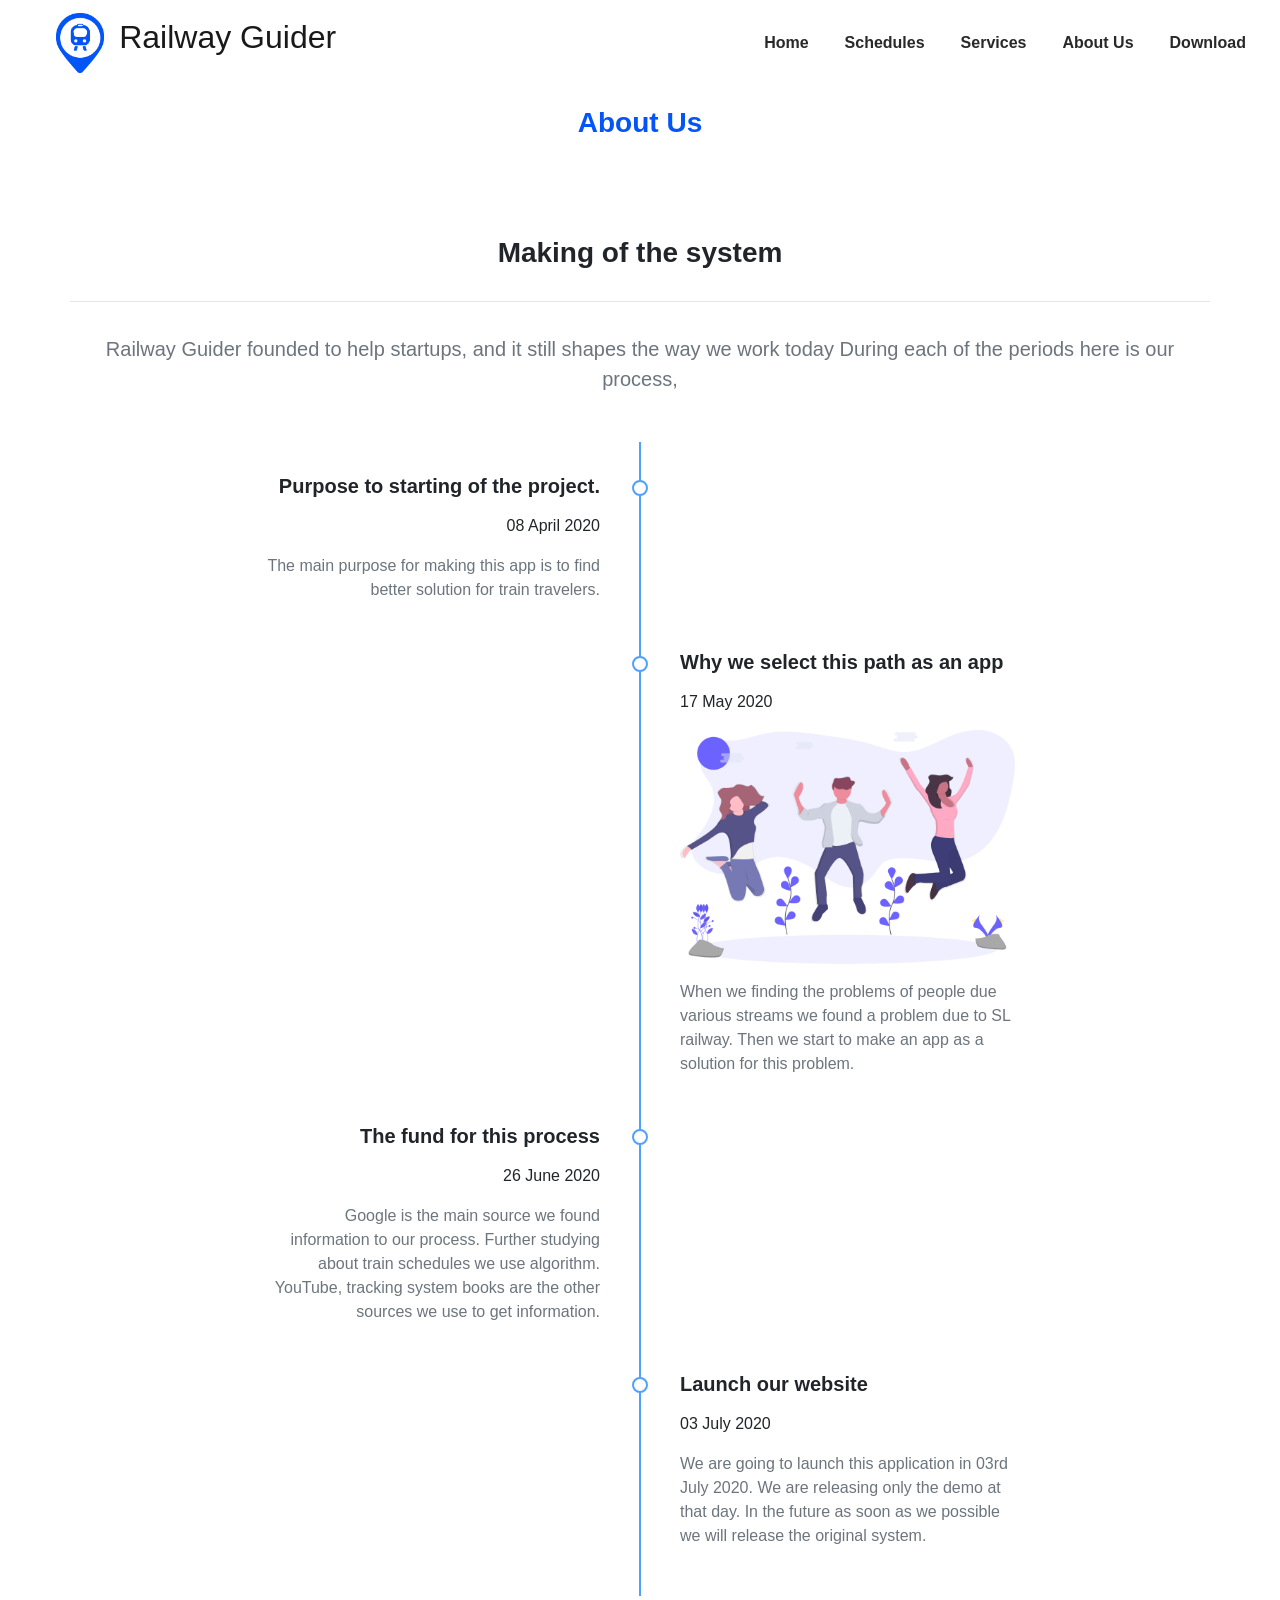
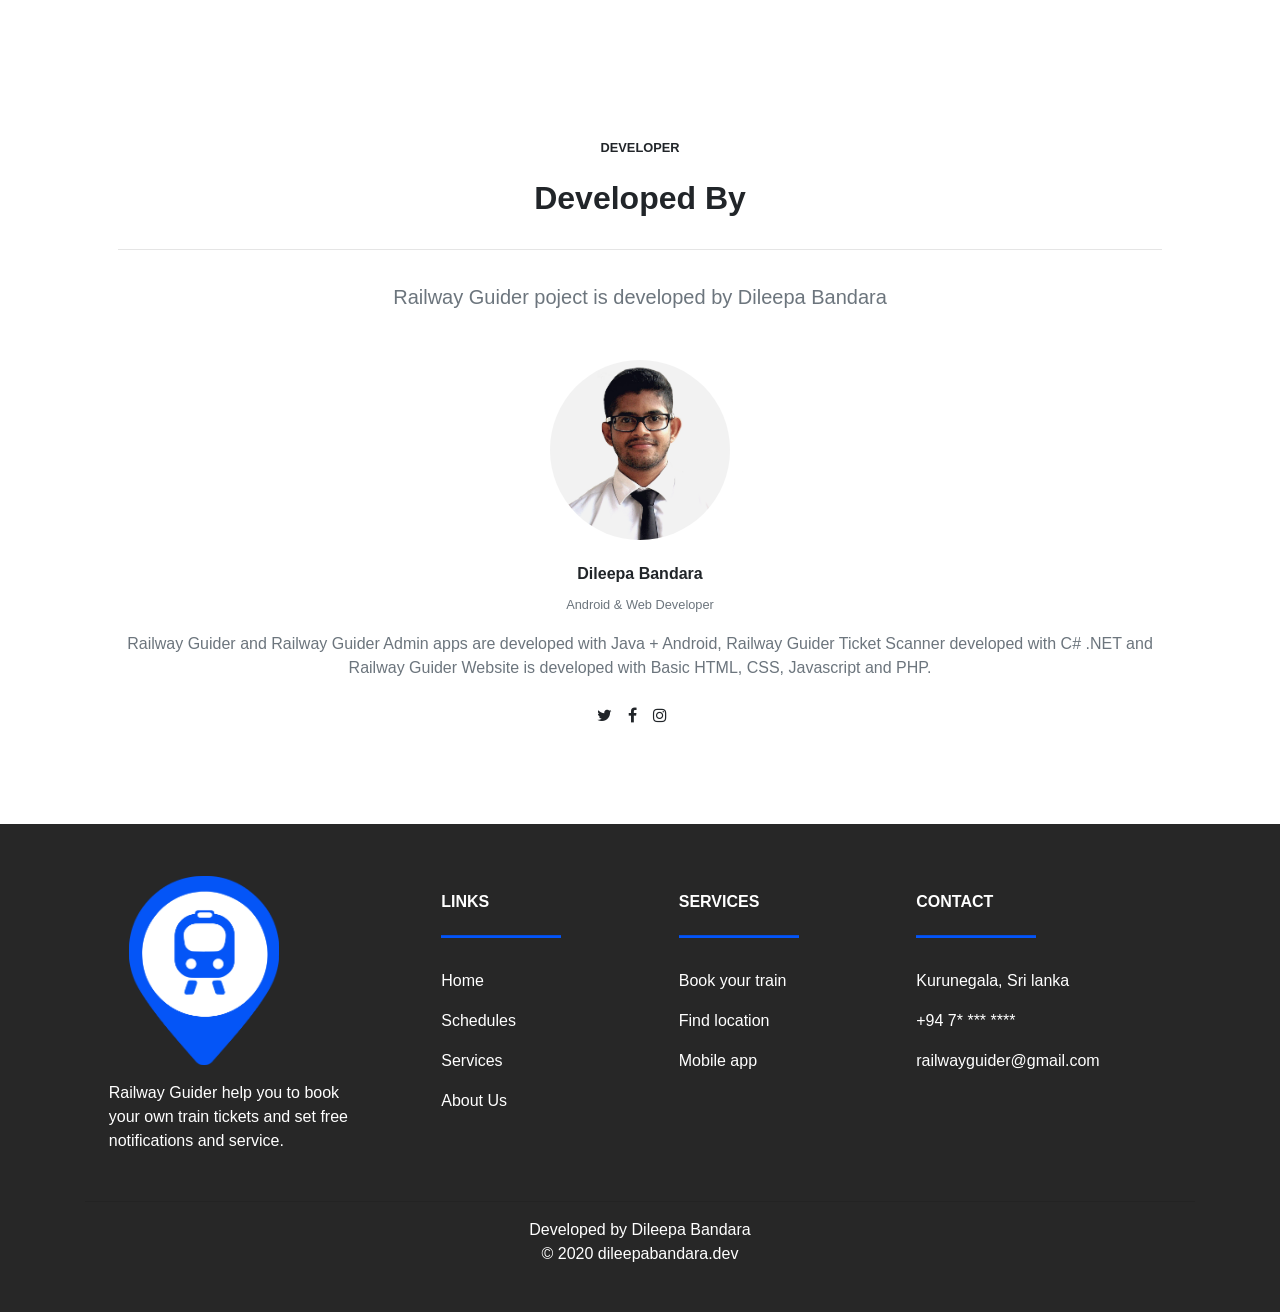
<file: aboutus.html>
<!DOCTYPE html>
<html lang="en">

<head>
    <meta charset="UTF-8" />
    <meta name="viewport" content="width=device-width, initial-scale=1.0" />
    <meta name="author" content="Dileepa Bandara">
    <meta name="description" content="Railway Guider | Developed by Dileepa Bandara | ©dileepabandara.dev">
    <title>Railway Guider - About Us</title>
    <link rel="shortcut icon" type="image/png" href="logo/logo.png" />
    <link rel="stylesheet" href="https://stackpath.bootstrapcdn.com/bootstrap/4.4.1/css/bootstrap.min.css" />
    <link rel="stylesheet" href="https://stackpath.bootstrapcdn.com/font-awesome/4.7.0/css/font-awesome.min.css" />
    <script src="https://code.jquery.com/jquery-3.4.1.slim.min.js"></script>
    <script src="https://cdn.jsdelivr.net/npm/popper.js@1.16.0/dist/umd/popper.min.js"></script>
    <script src="https://stackpath.bootstrapcdn.com/bootstrap/4.4.1/js/bootstrap.min.js"></script>
    <link rel="stylesheet" href="css/index.css" />
    <link rel="stylesheet" href="css/aboutus.css" />
</head>

<body>

    <!--  =========================================== NAVIGATION BAR ===========================================  -->
    <section id="nav-bar">
            <nav class="navbar navbar-expand-lg navbar-light static-top">
                <div class="container-fluid p-0">
                    <a class="navbar-brand" href="#"><img src="logo/logo.png" alt="Railway Guider logo" title="Railway Guider" />
                        <label for="">
                            <h2>Railway Guider</h2>
                        </label></a>
                    <button class="navbar-toggler" type="button" data-toggle="collapse" data-target="#navbarResponsive"
                        aria-controls="navbarResponsive" aria-expanded="false" aria-label="Toggle navigation">
                        <span class="navbar-toggler-icon"></span>
                    </button>
                    <div class="collapse navbar-collapse" id="navbarResponsive">
                        <ul class="navbar-nav ml-auto">
                            <li class="nav-item">
                                <a class="nav-link" href="./index.html">Home</a>
                            </li>
                            <li class="nav-item">
                                <a class="nav-link" href="./schedules.html">Schedules</a>
                            </li>
                            <li class="nav-item">
                                <a class="nav-link" href="./services.html">Services</a>
                            </li>
                            <li class="nav-item">
                                <a class="nav-link" href="./aboutus.html">About Us</a>
                            </li>
                            <li class="nav-item">
                                <a class="nav-link" href="./download.html">Download</a>
                            </li>
                        </ul>
                    </div>
                </div>
            </nav>
    </section>

    <!--  ================================================ BODY ================================================  -->
    <section>
        <div class="text-center aboutus-title"><h3><b>About Us</b></h3></div>
        <!-- -------------------------------- About Us Div 1 (Making of the system) -------------------------------- -->
        <div class="container z-depth-1 my-5 py-5 px-4 px-lg-0">
            <h3 class="font-weight-bold text-center dark-grey-text pb-2">Making of the system</h3>
            <hr class="w-header my-4">
            <p class="lead text-center text-muted pt-2 mb-5">
                Railway Guider founded to help startups, and it still shapes the way we work today 
                During each of the periods here is our process,
            </p>
            <div class="row">
              <div class="col-lg-8 mx-auto">
                <ol class="timeline">
                  <li class="timeline-element">
                    <h5 class="font-weight-bold dark-grey-text mb-3">Purpose to starting of the project.</h5>
                    <p class="grey-text font-small"><time datetime="2017-02-08">08 April 2020</time></p>
                    <p class="text-muted">The main purpose for making this app is to find better solution for train travelers.</p>
                  </li>
                  <li class="timeline-element">
                    <h5 class="font-weight-bold dark-grey-text mb-3">Why we select this path as an app</h5>
                    <p class="grey-text font-small"><time datetime="2017-08-17">17 May 2020</time></p>
                    <p><img class="img-fluid z-depth-1-half rounded" src="./images/100.png" alt="..."></p>
                    <p class="text-muted">When we finding the problems of people due various streams we found a problem due to SL
                    railway. Then we start to make an app as a solution for this problem.</p>
                  </li>
                  <li class="timeline-element">
                    <h5 class="font-weight-bold dark-grey-text mb-3">The fund for this process</h5>
                    <p class="grey-text font-small"><time datetime="2018-03-26">26 June 2020</time></p>
                    <p class="text-muted">Google is the main source we found information to our process. Further studying about train schedules we use algorithm. YouTube, tracking system books are the other sources we use to get information.</p>
                  </li>
                  <li class="timeline-element">
                    <h5 class="font-weight-bold dark-grey-text mb-3">Launch our website</h5>
                    <p class="grey-text font-small"><time datetime="2018-04-14">03 July 2020</time></p>
                    <p class="text-muted">We are going to launch this application in 03rd July 2020. We are releasing only the demo at
                     that day. In the future as soon as we possible we will release the original system.</p>
                  </li>
                </ol>
              </div>
            </div>
        </div>
        <!-- -------------------------------- About Us Div 2 (DEVELOPER) -------------------------------- -->
        <div class="container my-5 p-5 z-depth-1"> 
            <!-- moved .w-200 to css/aboutus.css -->
            <section class="team-section text-center dark-grey-text">   
                <h6 class="font-weight-bold text-center grey-text text-uppercase small mb-4">Developer</h6>
                <h2 class="font-weight-bold text-center dark-grey-text pb-2">Developed By</h2>
                <hr class="w-header my-4">
                <p class="lead text-center text-muted pt-2 mb-5">Railway Guider poject is developed by Dileepa Bandara</p>
                <div class="text-center">
                    <div class="w-200 mx-auto mb-4">
                    <img src="./images/dileepabandara.png" class="z-depth-1 rounded-circle img-fluid" alt="smaple image">
                    </div>
                    <h6 class="font-weight-bold">Dileepa Bandara</h6>
                    <small class="text-muted">Android & Web Developer</small>
                    <p class="mt-3 mb-4 text-muted">
                            Railway Guider and Railway Guider Admin apps are developed with Java + Android, 
                            Railway Guider Ticket Scanner developed with C# .NET 
                            and Railway Guider Website is developed with Basic HTML, CSS, Javascript and PHP.
                    </p>
                    <ul class="list-unstyled d-flex justify-content-center mt-3 mb-0 red-text">
                        <li><i class="fa fa-twitter mx-2"></i></li>
                        <li><i class="fa fa-facebook-f mx-2"></i></li>
                        <li><i class="fa fa-instagram mx-2"></i></li>
                        <li><i class="fa fa-linkedin-in mx-2"></i></li>
                    </ul>
                </div>
            </section>
        </div>
    </section>

    <!--  =============================================== FOOTER ===============================================  -->
    <section id="footer">
        <footer class="page-footer font-small mdb-color pt-1">
            <div class="container text-center text-md-left">
                <div class="row text-center text-md-left mt-3 pb-3">
                    <div class="col-md-3 col-lg-3 col-xl-3 mx-auto mt-3">
                        <div class="row text-center text-md-left mt-3 pb-3 footer-logo-row">
                                <img src="logo/logo.png" alt="Railway Guider logo" class="footer-logo" />
                            </div>
                        <p>Railway Guider help you to book your own train tickets and set free notifications and service.</p>
                    </div>    
                    <hr class="w-100 clearfix d-md-none" />
                    <div class="col-md-2 col-lg-2 col-xl-2 mx-auto mt-5">
                        <h6 class="text-uppercase mb-4 font-weight-bold">Links</h6>
                        <hr class="teal accent-3 mb-4 mt-0 d-inline-block mx-auto hr-accent" />
                        <p><a href="./index.html">Home</a></p>
                        <p><a href="./schedules.html">Schedules</a></p>
                        <p><a href="./services.html">Services</a></p>
                        <p><a href="./aboutus.html">About Us</a></p>
                    </div>
                    <hr class="w-100 clearfix d-md-none" />
                    <div class="col-md-3 col-lg-2 col-xl-2 mx-auto mt-5">
                        <h6 class="text-uppercase mb-4 font-weight-bold">Services</h6>
                        <hr class="teal accent-3 mb-4 mt-0 d-inline-block mx-auto hr-accent" />
                        <p><a href="./services.html">Book your train</a></p>
                        <p><a href="">Find location</a></p>
                        <p><a href="./download.html">Mobile app</a></p>
                    </div>
                    <hr class="w-100 clearfix d-md-none" />
                    <div class="col-md-4 col-lg-3 col-xl-3 mx-auto mt-5">
                        <h6 class="text-uppercase mb-4 font-weight-bold">Contact</h6>
                        <hr class="teal accent-3 mb-4 mt-0 d-inline-block mx-auto hr-accent" />
                        <p>Kurunegala, Sri lanka</p>
                        <p>+94 7* *** ****</p>
                        <p>railwayguider@gmail.com</p>
                    </div>
                </div>    
                <hr />
                <div class="text-center">Developed by Dileepa Bandara
                    <p>© 2020 dileepabandara.dev</p>
                </div>    
            </div>
        </footer>
    </section>
  
</body>

</html>
</file>
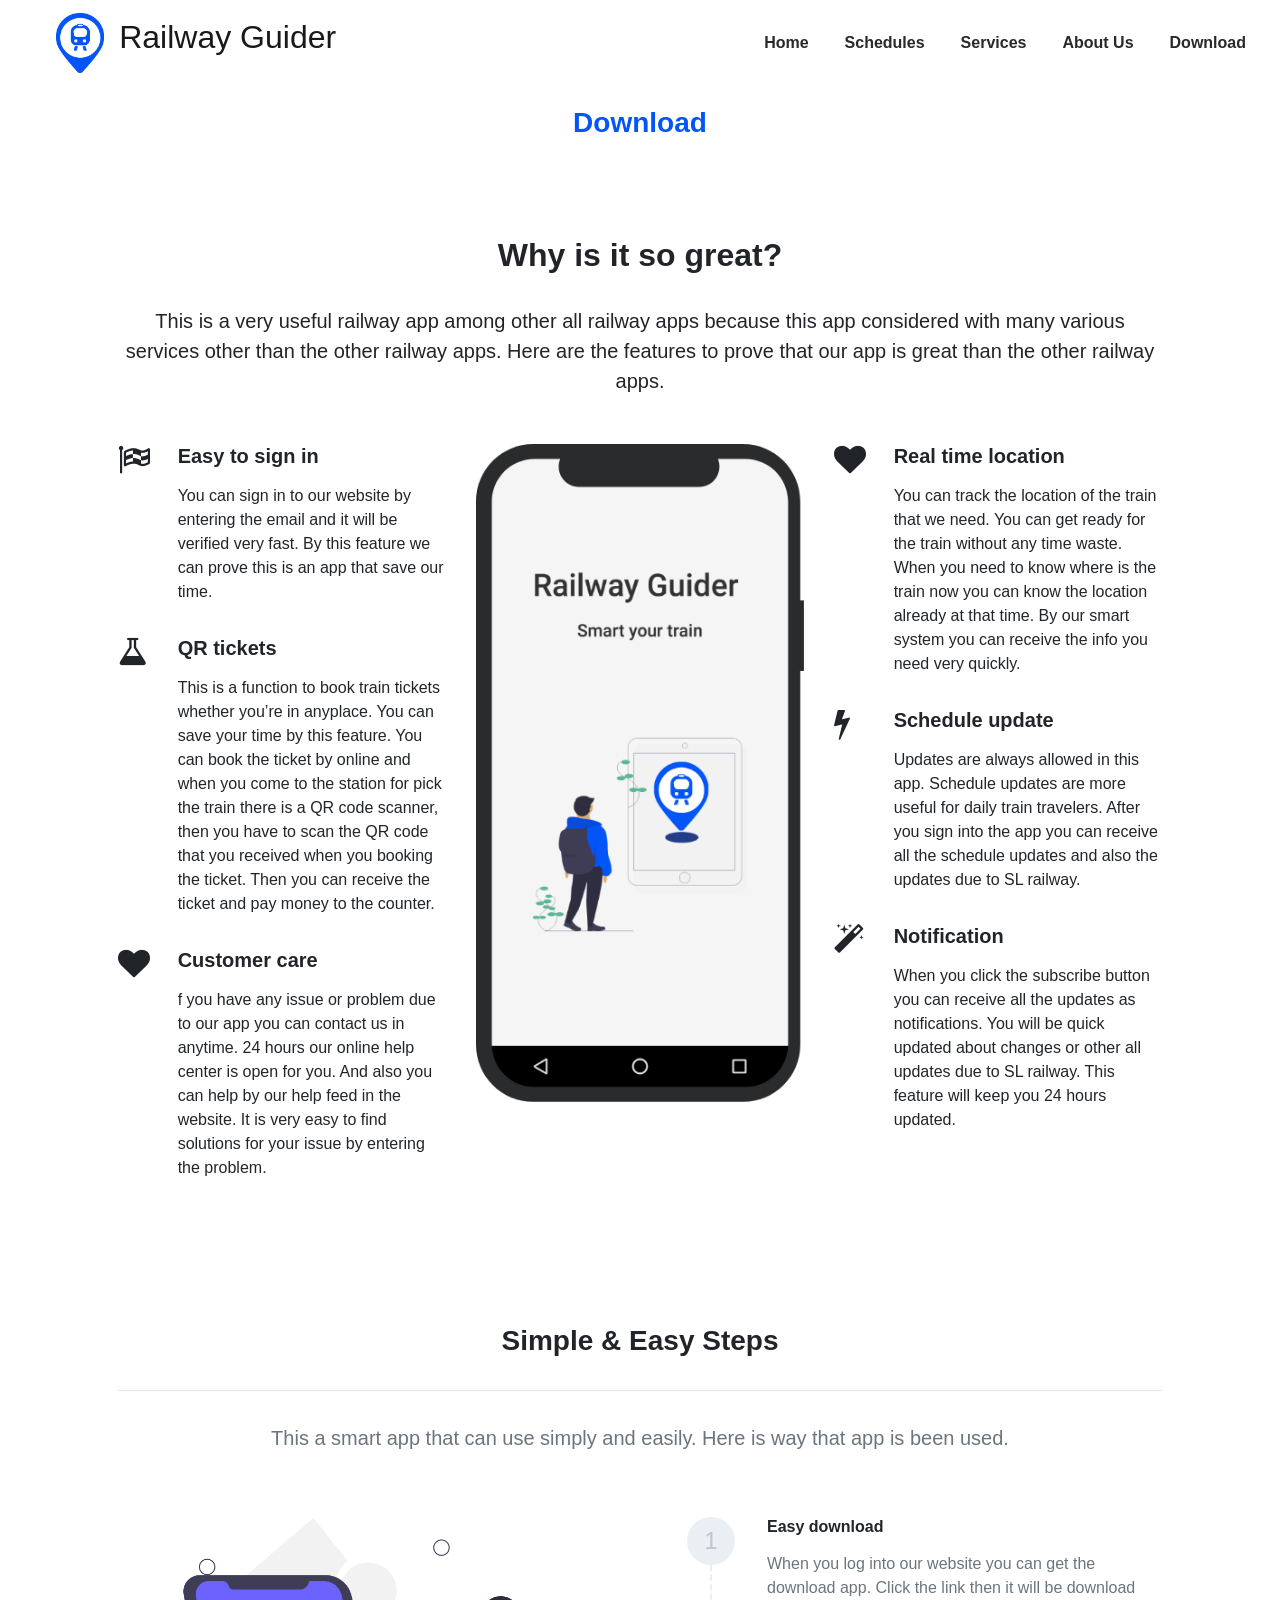
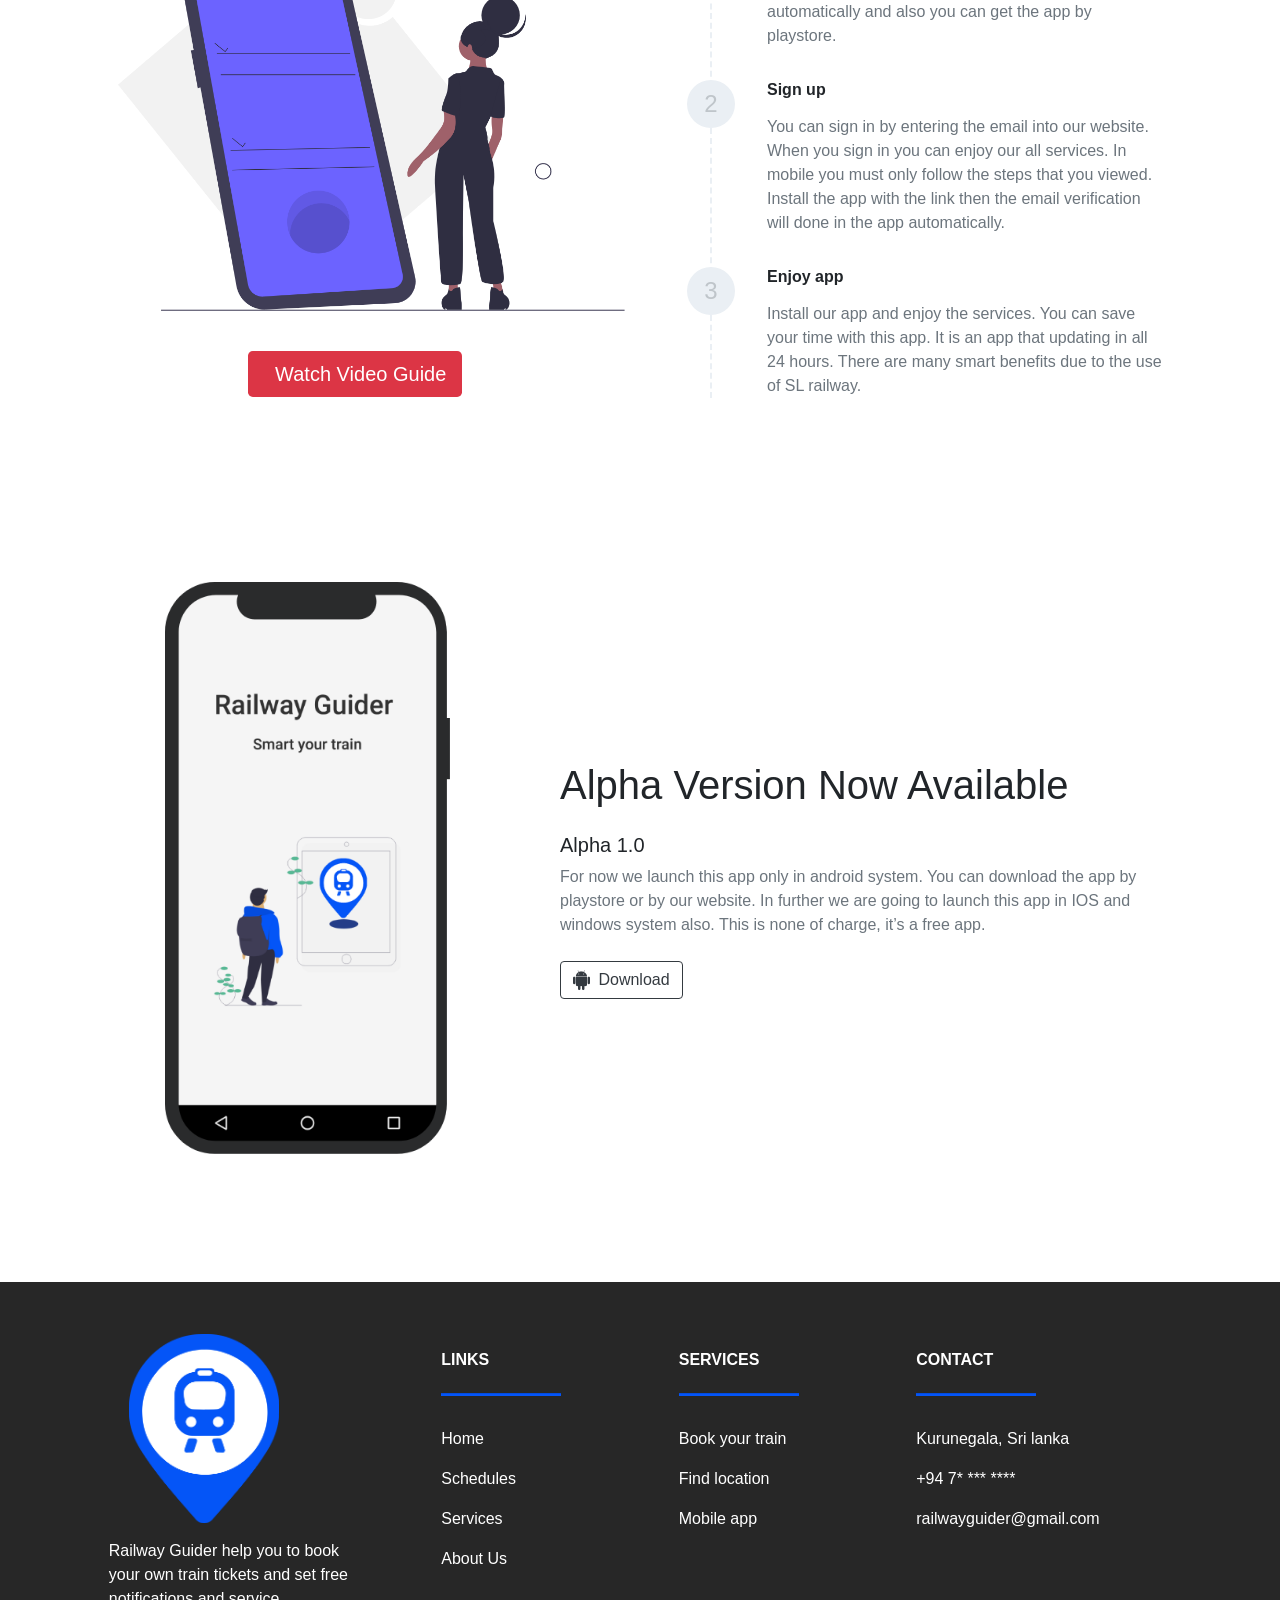
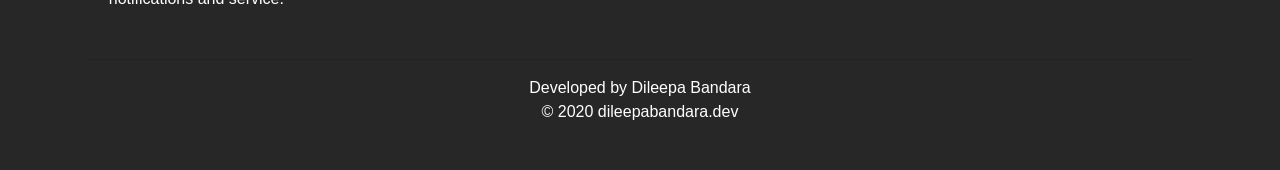
<file: download.html>
<!DOCTYPE html>
<html lang="en">

<head>
    <meta charset="UTF-8" />
    <meta name="viewport" content="width=device-width, initial-scale=1.0" />
    <meta name="author" content="Dileepa Bandara">
    <meta name="description" content="Railway Guider | Developed by Dileepa Bandara | ©dileepabandara.dev">
    <title>Railway Guider - Download</title>
    <link rel="shortcut icon" type="image/png" href="logo/logo.png" />
    <link rel="stylesheet" href="https://stackpath.bootstrapcdn.com/bootstrap/4.4.1/css/bootstrap.min.css" />
    <link rel="stylesheet" href="https://stackpath.bootstrapcdn.com/font-awesome/4.7.0/css/font-awesome.min.css" />
    <script src="https://code.jquery.com/jquery-3.4.1.slim.min.js"></script>
    <script src="https://cdn.jsdelivr.net/npm/popper.js@1.16.0/dist/umd/popper.min.js"></script>
    <script src="https://stackpath.bootstrapcdn.com/bootstrap/4.4.1/js/bootstrap.min.js"></script>
    <link rel="stylesheet" href="css/index.css" />
    <link rel="stylesheet" href="css/download.css" />
</head>

<body>

    <!--  =========================================== NAVIGATION BAR ===========================================  -->
    <section id="nav-bar">
            <nav class="navbar navbar-expand-lg navbar-light static-top">
                <div class="container-fluid p-0">
                    <a class="navbar-brand" href="#"><img src="logo/logo.png" alt="Logo">
                        <label for="">
                            <h2>Railway Guider</h2>
                        </label></a>
                    <button class="navbar-toggler" type="button" data-toggle="collapse" data-target="#navbarResponsive"
                        aria-controls="navbarResponsive" aria-expanded="false" aria-label="Toggle navigation">
                        <span class="navbar-toggler-icon"></span>
                    </button>
                    <div class="collapse navbar-collapse" id="navbarResponsive">
                        <ul class="navbar-nav ml-auto">
                            <li class="nav-item">
                                <a class="nav-link" href="./index.html">Home</a>
                            </li>
                            <li class="nav-item">
                                <a class="nav-link" href="./schedules.html">Schedules</a>
                            </li>
                            <li class="nav-item">
                                <a class="nav-link" href="./services.html">Services</a>
                            </li>
                            <li class="nav-item">
                                <a class="nav-link" href="./aboutus.html">About Us</a>
                            </li>
                            <li class="nav-item">
                                <a class="nav-link" href="./download.html">Download</a>
                            </li>
                        </ul>
                    </div>
                </div>
            </nav>
    </section>

    <!--  ================================================ BODY ================================================  -->
    <section>
        <div class="text-center download-title"><h3><b>Download</b></h3></div>
        <!-- -------------------------------- Download Div 1 (Why is it so great?) -------------------------------- -->
        <div class="container my-5 p-5 z-depth-1">
            <div class="dark-grey-text">
                <h2 class="text-center font-weight-bold mb-4 pb-2">Why is it so great?</h2>
                <p class="text-center lead grey-text mx-auto mb-5">
                    This is a very useful railway app among other all railway apps because this app considered with many 
                    various services other than the other railway apps. Here are the features to prove that our app is great 
                    than the other railway apps.
                </p>
                <div class="row">
                    <div class="col-md-4">
                        <div class="row mb-3">
                            <div class="col-2">
                                <i class="fa fa-2x fa-flag-checkered deep-purple-text"></i>
                            </div>
                            <div class="col-10">
                                <h5 class="font-weight-bold mb-3">Easy to sign in</h5>
                                <p class="grey-text">
                                    You can sign in to our website by entering the email and it will be verified very fast. 
                                    By this feature we can prove this is an app that save our time.
                                </p>
                            </div>
                        </div>
                        <div class="row mb-3">
                            <div class="col-2">
                                <i class="fa fa-2x fa-flask deep-purple-text"></i>
                            </div>
                            <div class="col-10">
                                <h5 class="font-weight-bold mb-3">QR tickets</h5>
                                <p class="grey-text">
                                    This is a function to book train tickets whether you’re in anyplace. 
                                    You can save your time by this feature. You can book the ticket by online and when you 
                                    come to the station for pick the train there is a QR code scanner, then you have to scan 
                                    the QR code that you received when you booking the ticket. 
                                    Then you can receive the ticket and pay money to the counter.
                                </p>
                            </div>
                        </div>
                        <div class="row mb-md-0 mb-3">
                            <div class="col-2">
                                <i class="fa fa-2x fa-heart deep-purple-text"></i>
                            </div>
                            <div class="col-10">
                                <h5 class="font-weight-bold mb-3">Customer care</h5>
                                <p class="grey-text mb-md-0">
                                    f you have any issue or problem due to our app you can contact us in anytime. 
                                    24 hours our online help center is open for you. And also you can help by our help 
                                    feed in the website. It is very easy to find solutions for your issue by entering the 
                                    problem.
                                </p>
                            </div>
                        </div>
                    </div>
                    <div class="col-md-4 text-center">
                        <img class="img-fluid" src="./images/d2.png" alt="Sample image">
                    </div>
                    <div class="col-md-4">
                        <div class="row mb-3">
                            <div class="col-2">
                                <i class="fa fa-2x fa-heart deep-purple-text"></i>
                            </div>
                            <div class="col-10">
                                <h5 class="font-weight-bold mb-3">Real time location</h5>
                                <p class="grey-text">
                                    You can track the location of the train that we need. 
                                    You can get ready for the train without any time waste. 
                                    When you need to know where is the train now you can know the location already at that 
                                    time. By our smart system you can receive the info you need very quickly.
                                </p>
                            </div>
                        </div>
                        <div class="row mb-3">
                            <div class="col-2">
                                <i class="fa fa-2x fa-bolt deep-purple-text"></i>
                            </div>
                            <div class="col-10">
                                <h5 class="font-weight-bold mb-3">Schedule update</h5>
                                <p class="grey-text">Updates are always allowed in this app. Schedule updates are more useful 
                                    for daily train travelers. After you sign into the app you can receive all the schedule 
                                    updates and also the updates due to SL railway.
                                </p>
                            </div>
                        </div>
                        <div class="row">
                            <div class="col-2">
                                <i class="fa fa-2x fa-magic deep-purple-text"></i>
                            </div>
                            <div class="col-10">
                                <h5 class="font-weight-bold mb-3">Notification</h5>
                                <p class="grey-text mb-0">When you click the subscribe button you can receive all the updates 
                                    as notifications. You will be quick updated about changes or other all updates due to SL 
                                    railway. This feature will keep you 24 hours updated.
                                </p>
                            </div>
                        </div>
                    </div>
                </div>
            </div>
        </div>
        <!-- -------------------------------- Download Div 2 (Simple & Easy Steps) -------------------------------- -->
        <div class="container z-depth-1 my-5 pt-5 pb-3 px-5">
            <div>
                <div class="modal fade" id="modal1" tabindex="-1" role="dialog" aria-labelledby="exampleModalLabel" aria-hidden="true">
                    <div class="modal-dialog modal-lg modal-dialog-centered" role="document">
                        <div class="modal-content">
                            <div class="embed-responsive embed-responsive-16by9 z-depth-1-half">
                                <iframe id="player" class="embed-responsive-item" src="https://www.youtube.com/embed/moJZeZCe1d4" frameborder="0" allow="autoplay; encrypted-media" allowfullscreen></iframe>
                            </div>
                        </div>
                    </div>
                </div>
                <h3 class="font-weight-bold text-center dark-grey-text pb-2">Simple & Easy Steps</h3>
                <hr class="w-header my-4">
                <p class="lead text-center text-muted pt-2 mb-5">
                    This a smart app that can use simply and easily. Here is way that app is been used.
                </p>
                <div class="row align-items-center">
                    <div class="col-lg-6 mb-4">
                            <div class="view z-depth-1-half rounded">
                            <img class="img-fluid" src="./images/download.png" alt="Video title">
                            <div class="play-container">
                                <a type="button" id="play" class="btn-floating btn-danger btn-lg text-white play-btn" data-toggle="modal" data-target="#modal1"> 
                                    &nbsp; Watch Video Guide
                                </a>
                            </div>
                        </div>
                    </div>
                    <div class="col-lg-6 mb-4">
                        <ol class="step pl-0">
                            <li class="step-element pb-0">
                                <div class="step-number"><span class="number">1</span></div>
                                <div class="step-excerpt">
                                    <h6 class="font-weight-bold dark-grey-text mb-3">Easy download</h6>
                                    <p class="text-muted">
                                        When you log into our website you can get the download app. 
                                        Click the link then it will be download automatically and also you can get the app by playstore.
                                    </p>
                                </div>
                            </li>
                            <li class="step-element pb-0">
                                <div class="step-number"><span class="number">2</span></div>
                                <div class="step-excerpt">
                                    <h6 class="font-weight-bold dark-grey-text mb-3">Sign up</h6>
                                    <p class="text-muted">
                                        You can sign in by entering the email into our website. 
                                        When you sign in you can enjoy our all services. In mobile you must only follow the steps that you viewed. 
                                        Install the app with the link then the email verification will done in the app automatically.
                                    </p>
                                </div>
                            </li>
                            <li class="step-element pb-0">
                                <div class="step-number"><span class="number">3</span></div>
                                <div class="step-excerpt">
                                    <h6 class="font-weight-bold dark-grey-text mb-3">Enjoy app</h6>
                                    <p class="text-muted">
                                        Install our app and enjoy the services. 
                                        You can save your time with this app. It is an app that updating in all 24 hours. 
                                        There are many smart benefits due to the use of SL railway.
                                    </p>
                                </div>
                            </li>
                        </ol>
                    </div>
                </div>
            </div>
        </div>    
        <!-- -------------------------------- Download Div 3 (Now Available) -------------------------------- -->
        <div class="container mt-5">
            <div class="row">
                <div class="col-lg-5 mb-4">
                    <div class="view overlay mb-4">
                        <img class="img-fluid mx-auto img-padding-large" src="./images/d2.png" alt="Sample image">
                        <a><div class="mask rgba-white-slight"></div></a>
                    </div>
                </div>
                <div class="col-lg-7 mb-4 align-self-center text-center text-lg-left">
                    <h2 class="h1 mb-4">Alpha Version Now Available</h2>
                    <h5>Alpha 1.0</h5>
                    <p class="text-muted mb-4">
                        For now we launch this app only in android system. You can download the app by playstore or by our 
                        website. In further we are going to launch this app in IOS and windows system also. 
                        This is none of charge, it’s a free app.
                    </p>
                    <a href="/downloads/RailwayGuider.Alpha.apk" class="btn btn-outline-dark waves-effect btn-md" download>
                        <i class="fa fa-android fa-lg pr-1" aria-hidden="true"></i></i> Download
                    </a>
                </div>        
            </div> 
        </div>
    </section>

    <!--  =============================================== FOOTER ===============================================  -->
    <section id="footer">
        <footer class="page-footer font-small mdb-color pt-1">
            <div class="container text-center text-md-left">
                <div class="row text-center text-md-left mt-3 pb-3">
                    <div class="col-md-3 col-lg-3 col-xl-3 mx-auto mt-3">
                        <div class="row text-center text-md-left mt-3 pb-3 footer-logo-row">
                            <img src="logo/logo.png" class="footer-logo" alt="Logo">
                        </div>
                        <p>Railway Guider help you to book your own train tickets and set free notifications and service.</p>
                    </div>    
                    <hr class="w-100 clearfix d-md-none" />
                    <div class="col-md-2 col-lg-2 col-xl-2 mx-auto mt-5">
                        <h6 class="text-uppercase mb-4 font-weight-bold">Links</h6>
                        <hr class="teal accent-3 mb-4 mt-0 d-inline-block mx-auto hr-accent" />
                        <p><a href="./index.html">Home</a></p>
                        <p><a href="./schedules.html">Schedules</a></p>
                        <p><a href="./services.html">Services</a></p>
                        <p><a href="./aboutus.html">About Us</a></p>
                    </div>
                    <hr class="w-100 clearfix d-md-none" />
                    <div class="col-md-3 col-lg-2 col-xl-2 mx-auto mt-5">
                        <h6 class="text-uppercase mb-4 font-weight-bold">Services</h6>
                        <hr class="teal accent-3 mb-4 mt-0 d-inline-block mx-auto hr-accent" />
                        <p><a href="./services.html">Book your train</a></p>
                        <p><a href="">Find location</a></p>
                        <p><a href="./download.html">Mobile app</a></p>
                    </div>
                    <hr class="w-100 clearfix d-md-none" />
                    <div class="col-md-4 col-lg-3 col-xl-3 mx-auto mt-5">
                        <h6 class="text-uppercase mb-4 font-weight-bold">Contact</h6>
                        <hr class="teal accent-3 mb-4 mt-0 d-inline-block mx-auto hr-accent" />
                        <p>Kurunegala, Sri lanka</p>
                        <p>+94 7* *** ****</p>
                        <p>railwayguider@gmail.com</p>
                    </div>
                </div>    
                <hr />
                <div class="text-center">Developed by Dileepa Bandara
                    <p>© 2020 dileepabandara.dev</p>
                </div>    
            </div>
        </footer>
    </section>
  
</body>

</html>
</file>
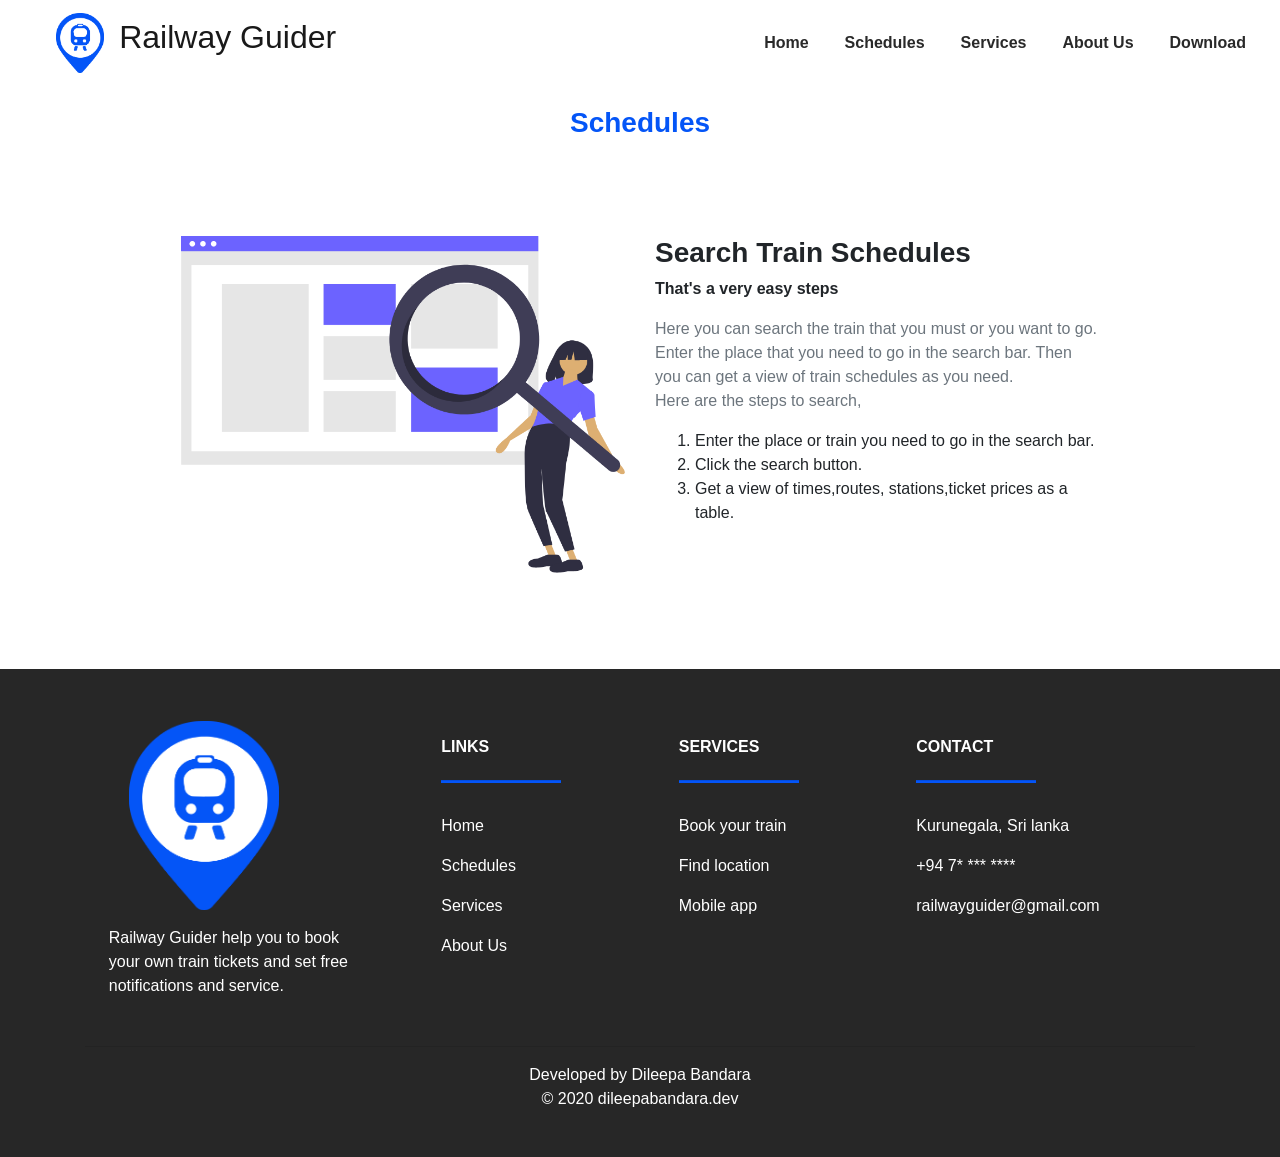
<file: schedules.html>
<!DOCTYPE html>
<html lang="en">

<head>
    <meta charset="UTF-8" />
    <meta name="viewport" content="width=device-width, initial-scale=1.0" />
    <meta name="author" content="Dileepa Bandara">
    <meta name="description" content="Railway Guider | Developed by Dileepa Bandara | ©dileepabandara.dev">
    <title>Railway Guider - Schedules</title>
    <link rel="shortcut icon" type="image/png" href="logo/logo.png" />
    <link rel="stylesheet" href="https://stackpath.bootstrapcdn.com/bootstrap/4.4.1/css/bootstrap.min.css" />
    <link rel="stylesheet" href="https://stackpath.bootstrapcdn.com/font-awesome/4.7.0/css/font-awesome.min.css" />
    <script src="https://code.jquery.com/jquery-3.4.1.slim.min.js"></script>
    <script src="https://cdn.jsdelivr.net/npm/popper.js@1.16.0/dist/umd/popper.min.js"></script>
    <script src="https://stackpath.bootstrapcdn.com/bootstrap/4.4.1/js/bootstrap.min.js"></script>
    <link rel="stylesheet" href="css/index.css" />
</head>

<body>

    <!--  =========================================== NAVIGATION BAR ===========================================  -->
    <section id="nav-bar">
            <nav class="navbar navbar-expand-lg navbar-light static-top">
                <div class="container-fluid p-0">
                    <a class="navbar-brand" href="#"><img src="logo/logo.png" alt="Railway Guider logo" title="Railway Guider"/>
                        <label for="">
                            <h2>Railway Guider</h2>
                        </label></a>
                    <button class="navbar-toggler" type="button" data-toggle="collapse" data-target="#navbarResponsive"
                        aria-controls="navbarResponsive" aria-expanded="false" aria-label="Toggle navigation">
                        <span class="navbar-toggler-icon"></span>
                    </button>
                    <div class="collapse navbar-collapse" id="navbarResponsive">
                        <ul class="navbar-nav ml-auto">
                            <li class="nav-item">
                                <a class="nav-link" href="./index.html">Home</a>
                            </li>
                            <li class="nav-item">
                                <a class="nav-link" href="./schedules.html">Schedules</a>
                            </li>
                            <li class="nav-item">
                                <a class="nav-link" href="./services.html">Services</a>
                            </li>
                            <li class="nav-item">
                                <a class="nav-link" href="./aboutus.html">About Us</a>
                            </li>
                            <li class="nav-item">
                                <a class="nav-link" href="./download.html">Download</a>
                            </li>
                        </ul>
                    </div>
                </div>
            </nav>
    </section>

    <!--  ================================================ BODY ================================================  -->
    <section>
        <div class="text-center page-section-title"><h3><b>Schedules</b></h3></div>
        <div class="container my-5 py-5 z-depth-1">
            <div class="px-md-5 mx-md-5 dark-grey-text text-center text-lg-left">
                <div class="row">
                    <div class="col-lg-6 mb-4 mb-lg-0 d-flex align-items-center justify-content-center">
                        <img src="./images/schedule1.png" class="img-fluid" alt="Schedule sample" title="Schedule sample">
                    </div>
                    <div class="col-lg-6 mb-4 mb-lg-0">
                        <h3 class="font-weight-bold">Search Train Schedules</h3>
                        <p class="font-weight-bold">That's a very easy steps</p>
                        <p class="text-muted">
                            Here you can search the train that you must or you want to go. Enter the place that you need to
                            go in the search bar. Then you can get a view of train schedules as you need.<br>
                            Here are the steps to search,
                        <ol><li>Enter the place or train you need to go in the search bar.</li>
                        <li>Click the search button.</li>
                        <li>Get a view of times,routes, stations,ticket prices as a table.</li></ol></p>
                    </div>        
                </div>        
            </div>        
        </div>
    </section>

    <!--  =============================================== FOOTER ===============================================  -->
    <section id="footer">
        <footer class="page-footer font-small mdb-color pt-1">
            <div class="container text-center text-md-left">
                <div class="row text-center text-md-left mt-3 pb-3">
                    <div class="col-md-3 col-lg-3 col-xl-3 mx-auto mt-3">
                        <div class="row text-center text-md-left mt-3 pb-3 footer-logo-row">
                            <img src="logo/logo.png" class="footer-logo" alt="Railway Guider logo" title="Railway Guider" />
                        </div>
                        <p>Railway Guider help you to book your own train tickets and set free notifications and service.</p>
                    </div>    
                    <hr class="w-100 clearfix d-md-none" />
                    <div class="col-md-2 col-lg-2 col-xl-2 mx-auto mt-5">
                        <h6 class="text-uppercase mb-4 font-weight-bold">Links</h6>
                        <hr class="teal accent-3 mb-4 mt-0 d-inline-block mx-auto hr-accent" />
                        <p><a href="./index.html">Home</a></p>
                        <p><a href="./schedules.html">Schedules</a></p>
                        <p><a href="./services.html">Services</a></p>
                        <p><a href="./aboutus.html">About Us</a></p>
                    </div>
                    <hr class="w-100 clearfix d-md-none" />
                    <div class="col-md-3 col-lg-2 col-xl-2 mx-auto mt-5">
                        <h6 class="text-uppercase mb-4 font-weight-bold">Services</h6>
                        <hr class="teal accent-3 mb-4 mt-0 d-inline-block mx-auto hr-accent" />
                        <p><a href="./services.html">Book your train</a></p>
                        <p><a href="">Find location</a></p>
                        <p><a href="./download.html">Mobile app</a></p>
                    </div>
                    <hr class="w-100 clearfix d-md-none" />
                    <div class="col-md-4 col-lg-3 col-xl-3 mx-auto mt-5">
                        <h6 class="text-uppercase mb-4 font-weight-bold">Contact</h6>
                        <hr class="teal accent-3 mb-4 mt-0 d-inline-block mx-auto hr-accent" />
                        <p>Kurunegala, Sri lanka</p>
                        <p>+94 7* *** ****</p>
                        <p>railwayguider@gmail.com</p>
                    </div>
                </div>    
                <hr />
                <div class="text-center">Developed by Dileepa Bandara
                    <p>© 2020 dileepabandara.dev</p>
                </div>    
            </div>
        </footer>
    </section>
      
</body>

</html>
</file>
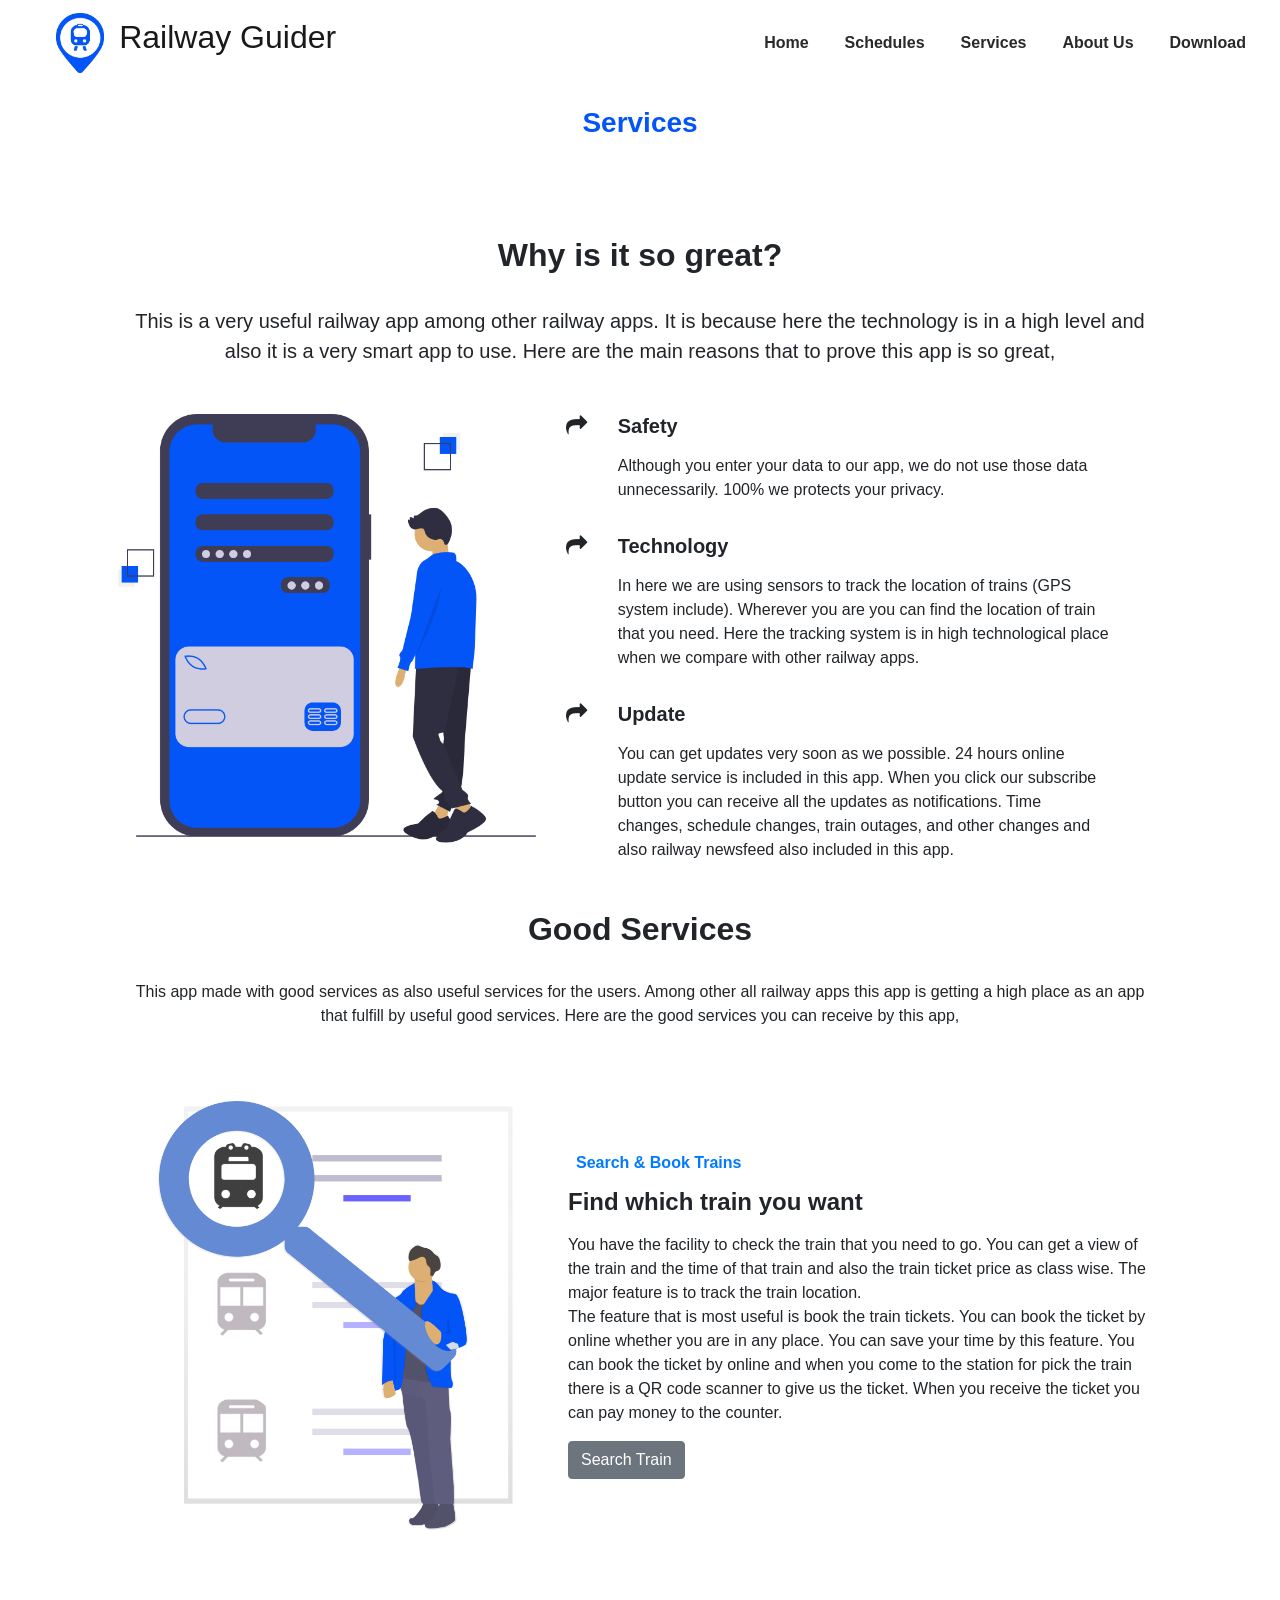
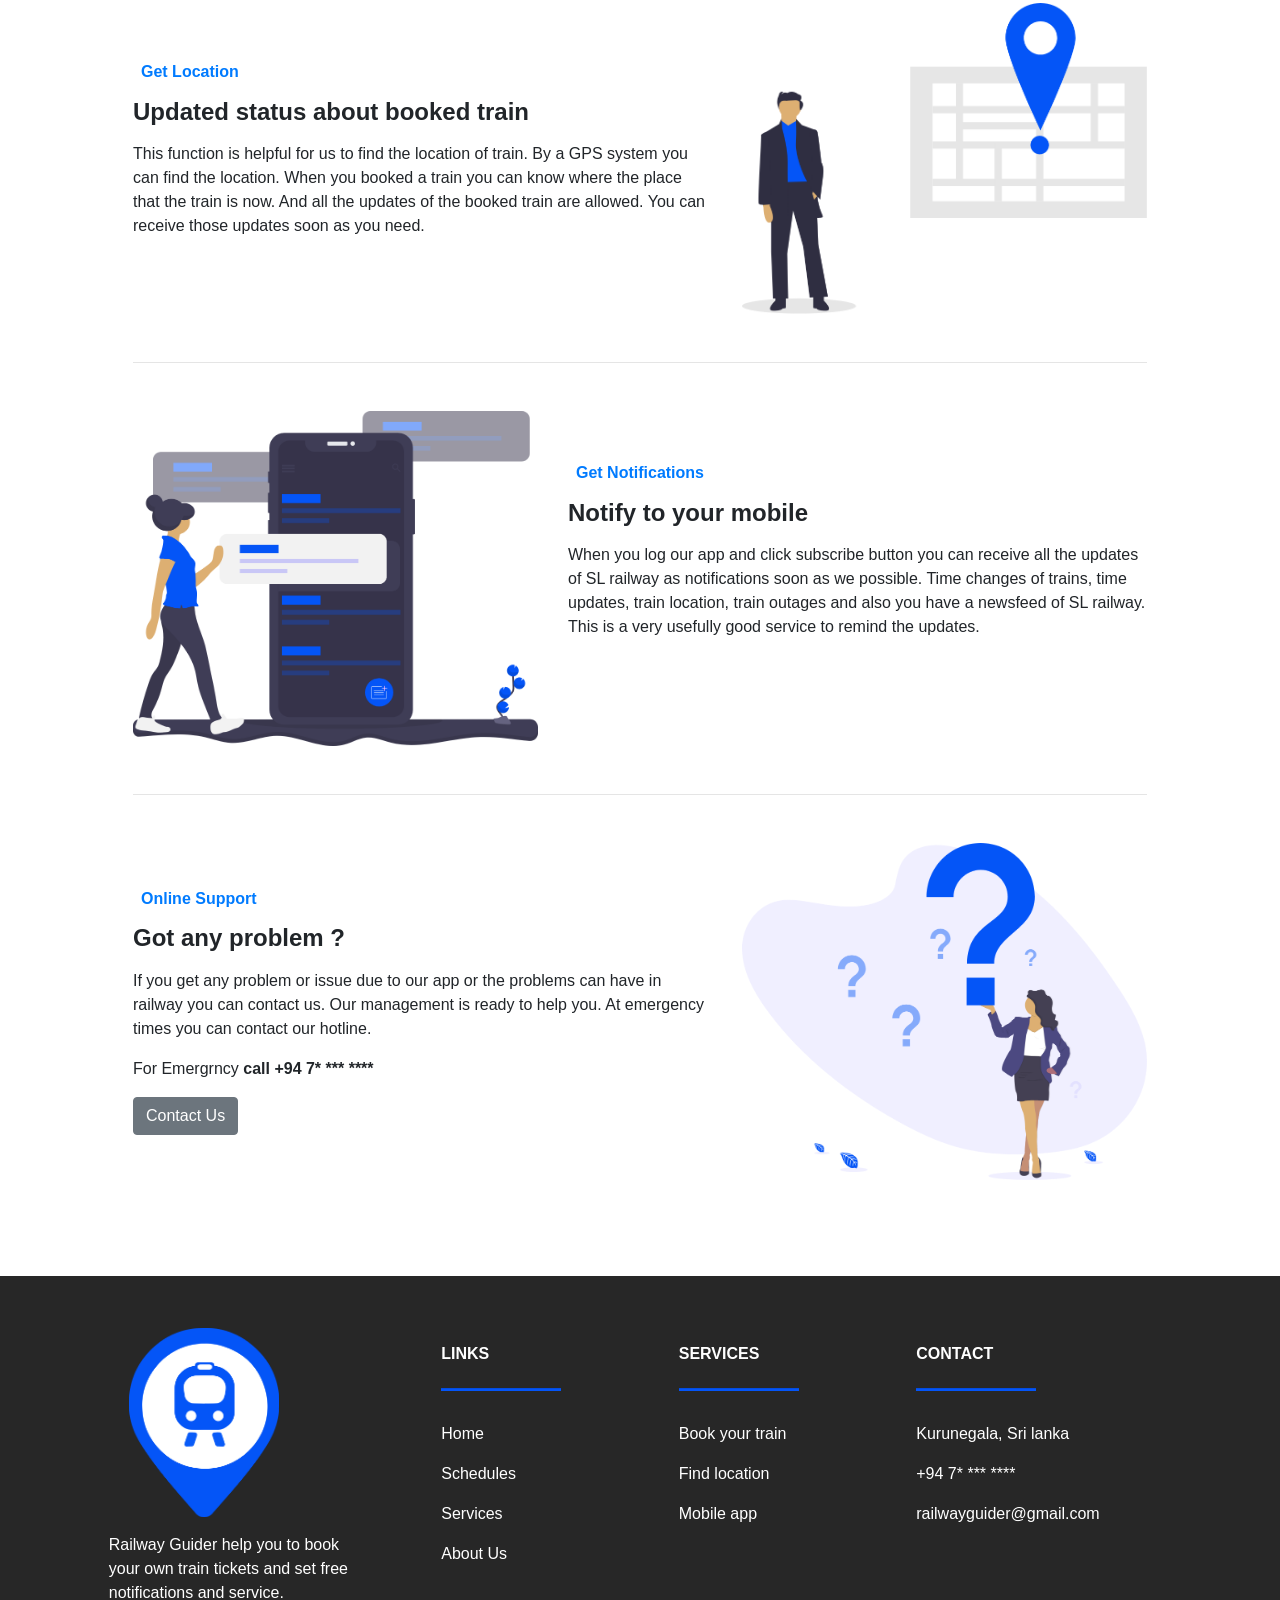
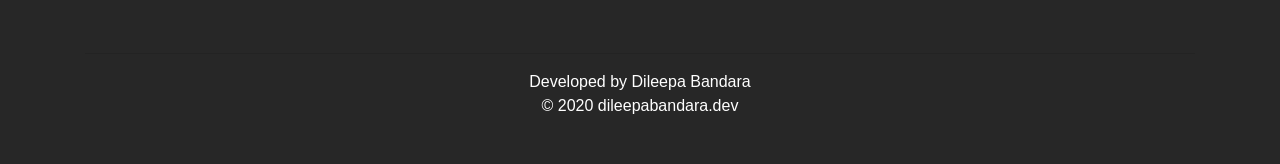
<file: services.html>
<!DOCTYPE html>
<html lang="en">

<head>
    <meta charset="UTF-8" />
    <meta name="viewport" content="width=device-width, initial-scale=1.0" />
    <meta name="author" content="Dileepa Bandara">
    <meta name="description" content="Railway Guider | Developed by Dileepa Bandara | ©dileepabandara.dev">
    <title>Railway Guider - Services</title>
    <link rel="shortcut icon" type="image/png" href="logo/logo.png" />
    <link rel="stylesheet" href="https://stackpath.bootstrapcdn.com/bootstrap/4.4.1/css/bootstrap.min.css" />
    <link rel="stylesheet" href="https://stackpath.bootstrapcdn.com/font-awesome/4.7.0/css/font-awesome.min.css" />
    <script src="https://code.jquery.com/jquery-3.4.1.slim.min.js"></script>
    <script src="https://cdn.jsdelivr.net/npm/popper.js@1.16.0/dist/umd/popper.min.js"></script>
    <script src="https://stackpath.bootstrapcdn.com/bootstrap/4.4.1/js/bootstrap.min.js"></script>
    <link rel="stylesheet" href="css/index.css" />
</head>

<body>

    <!--  =========================================== NAVIGATION BAR ===========================================  -->
    <section id="nav-bar">
            <nav class="navbar navbar-expand-lg navbar-light static-top">
                <div class="container-fluid p-0">
                    <a class="navbar-brand" href="#"><img src="logo/logo.png" alt="Railway Guider logo" title="Railway Guider"/>
                        <label for="">
                            <h2>Railway Guider</h2>
                        </label></a>
                    <button class="navbar-toggler" type="button" data-toggle="collapse" data-target="#navbarResponsive"
                        aria-controls="navbarResponsive" aria-expanded="false" aria-label="Toggle navigation">
                        <span class="navbar-toggler-icon"></span>
                    </button>
                    <div class="collapse navbar-collapse" id="navbarResponsive">
                        <ul class="navbar-nav ml-auto">
                            <li class="nav-item">
                                <a class="nav-link" href="./index.html">Home</a>
                            </li>
                            <li class="nav-item">
                                <a class="nav-link" href="./schedules.html">Schedules</a>
                            </li>
                            <li class="nav-item">
                                <a class="nav-link" href="./services.html">Services</a>
                            </li>
                            <li class="nav-item">
                                <a class="nav-link" href="./aboutus.html">About Us</a>
                            </li>
                            <li class="nav-item">
                                <a class="nav-link" href="./download.html">Download</a>
                            </li>
                        </ul>
                    </div>
                </div>
            </nav>
    </section>

    <!--  ================================================ BODY ================================================  -->
    <section>
        <div class="text-center page-section-title"><h3><b>Services</b></h3></div>
        <!-- -------------------------------- Services Div 1 (Why is it so great?) -------------------------------- -->
        <div class="container my-5 p-5 z-depth-1">
            <div class="dark-grey-text">
                <h2 class="text-center font-weight-bold mb-4 pb-2">Why is it so great?</h2>
                <p class="text-center lead grey-text mx-auto mb-5">
                    This is a very useful railway app among other railway apps. 
                    It is because here the technology is in a high level and also it is a very smart app to use. 
                    Here are the main reasons that to prove this app is so great,
                </p>
                <div class="row">
                    <div class="col-lg-5 text-center text-lg-left">
                    <img class="img-fluid" src="./images/ser1.png" alt="Services illustration" title="Services illustration">
                </div>
                <div class="col-lg-7">
                    <div class="row mb-3">
                        <div class="col-1">
                            <i class="fa fa-share fa-lg indigo-text"></i>
                        </div>
                        <div class="col-xl-10 col-md-11 col-10">
                            <h5 class="font-weight-bold mb-3">Safety</h5>
                            <p class="grey-text">
                                Although you enter your data to our app, we do not use those data unnecessarily. 
                                100% we protects your privacy.
                            </p>
                        </div>
                    </div>
                    <div class="row mb-3">
                        <div class="col-1">
                            <i class="fa fa-share fa-lg indigo-text"></i>
                        </div>        
                        <div class="col-xl-10 col-md-11 col-10">
                            <h5 class="font-weight-bold mb-3">Technology</h5>
                            <p class="grey-text">
                                In here we are using sensors to track the location of trains (GPS system include).
                                Wherever you are you can find the location of train that you need. Here the tracking
                                system is in high technological place when we compare with other railway apps.
                            </p>
                        </div>
                    </div>
                    <div class="row">
                        <div class="col-1">
                            <i class="fa fa-share fa-lg indigo-text"></i>
                        </div>
                        <div class="col-xl-10 col-md-11 col-10">
                            <h5 class="font-weight-bold mb-3">Update </h5>
                            <p class="grey-text mb-0">
                                You can get updates very soon as we possible. 24 hours online update service is included in this  
                                app. When you click our subscribe button you can receive all the updates as notifications. 
                                Time changes, schedule changes, train outages, and other changes and also railway newsfeed also  
                                included in this app.
                            </p>
                        </div>
                    </div>
                </div>
            </div>
        </div>
        <!-- -------------------------------- Services Div 2 (Search & Book Trains) -------------------------------- -->
        <div class="container mt-5">
            <div class="dark-grey-text">
                <h2 class="text-center font-weight-bold mb-4 pb-2">Good Services</h2>
                <p class="text-center mx-auto w-responsive mb-5">
                    This app made with good services as also useful services for the users. Among other all railway
                    apps this app is getting a high place as an app that fulfill by useful good services. Here are the
                    good services you can receive by this app,
                </p>
                <div class="row align-items-center">
                    <div class="col-lg-5">
                        <div class="view overlay rounded z-depth-2 mb-lg-0 mb-4">
                            <img class="img-fluid img-padding-medium" src="./images/activity_train_schedule1.png" alt="Train schedule illustration" title="Train schedule illustration">
                            <a><div class="mask rgba-white-slight"></div></a>
                        </div>
                    </div>        
                    <div class="col-lg-7">
                        <a href="#!" class="green-text">
                        <h6 class="font-weight-bold mb-3"><i class="fas fa-utensils pr-2"></i>Search & Book Trains</h6>
                        </a>
                        <h4 class="font-weight-bold mb-3"><strong>Find which train you want</strong></h4>
                        <p>
                            You have the facility to check the train that you need to go. You can get a view of the train and
                            the time of that train and also the train ticket price as class wise. The major feature is to track
                            the train location. <br>The feature that is most useful is book the train tickets. You can book the ticket by online
                            whether you are in any place. You can save your time by this feature. You can book the ticket by online and when you come 
                            to the station for pick the train there is a QR code scanner to give us the ticket. When you receive the ticket you can pay money to the counter.
                        </p>
                        <a href="./schedules.html"class="btn btn-secondary text-white">Search Train</a>
                    </div>        
                    <hr class="my-5">
                </div>        
            </div>
        </div>
        <!-- -------------------------------- Services Div 1 (Get Location) -------------------------------- -->
        <div class="container mt-5">
            <div class="dark-grey-text">
                <div class="row align-items-center">
                    <div class="col-lg-7">
                        <a href="#!" class="green-text">
                            <h6 class="font-weight-bold mb-3"><i class="fas fa-utensils pr-2"></i>Get Location</h6>
                        </a>
                        <h4 class="font-weight-bold mb-3"><strong>Updated status about booked train</strong></h4>
                        <p>
                            This function is helpful for us to find the location of train. By a GPS system you can find the
                            location. When you booked a train you can know where the place that the train is now. And all
                            the updates of the booked train are allowed. You can receive those updates soon as you need.
                        </p>
                    </div>
                    <div class="col-lg-5">
                        <div class="view overlay rounded z-depth-2 mb-lg-0 mb-4">
                            <img class="img-fluid" src="./images/Group 36.png" alt="Get location illustration" title="Get location illustration">
                            <a><div class="mask rgba-white-slight"></div></a>
                        </div>
                    </div>        
                </div>
                <hr class="my-5">
            </div>
        </div>
        <!-- -------------------------------- Services Div 1 (Get Notifications) -------------------------------- -->
        <div class="container mt-5">
            <div class="dark-grey-text">
                <div class="row align-items-center">
                    <div class="col-lg-5">
                        <div class="view overlay rounded z-depth-2 mb-lg-0 mb-4">
                            <img class="img-fluid" src="./images/Group 105.png" alt="Notifications illustration" title="Notifications illustration">
                            <a><div class="mask rgba-white-slight"></div></a>
                        </div>
                    </div>
                    <div class="col-lg-7">
                        <a href="#!" class="green-text">
                            <h6 class="font-weight-bold mb-3"><i class="fas fa-utensils pr-2"></i>Get Notifications</h6>
                        </a>
                        <h4 class="font-weight-bold mb-3"><strong>Notify to your mobile</strong></h4>
                        <p>
                            When you log our app and click subscribe button you can receive all the updates of SL railway
                            as notifications soon as we possible. Time changes of trains, time updates, train location, 
                            train outages and also you have a newsfeed of SL railway. This is a very usefully good service 
                            to remind the updates.
                        </p>
                        <a class="btn btn-Primary text-white">Sign Up Free</a>
                    </div>        
                </div>
                <hr class="my-5">
            </div>
        </div>
        <!-- -------------------------------- Services Div 1 (Online Support) -------------------------------- -->
        <div class="container mt-5">
            <div class="dark-grey-text">
                <div class="row align-items-center">
                    <div class="col-lg-7">
                        <a href="#!" class="green-text">
                            <h6 class="font-weight-bold mb-3"><i class="fas fa-utensils pr-2"></i>Online Support</h6>
                        </a>
                        <h4 class="font-weight-bold mb-3"><strong>Got any problem ?</strong></h4>
                        <p>
                            If you get any problem or issue due to our app or the problems can have in railway you can 
                            contact us. Our management is ready to help you. At emergency times you can contact our hotline.
                        </p>
                        <p>For Emergrncy <a><strong> call +94 7* *** ****</strong></a></p>
                        <a href="./index.html#contact" class="btn btn-secondary btn-md btn-rounded mx-0 text-white" >Contact Us</a>
                    </div>
                    <div class="col-lg-5">
                        <div class="view overlay rounded z-depth-2 mb-lg-0 mb-4">
                            <img class="img-fluid" src="./images/activity_online_support.png" alt="Online support illustration" title="Online support illustration">
                            <a><div class="mask rgba-white-slight"></div></a>
                        </div>  
                    </div>        
                    <hr class="my-5">
                </div>
            </div>
        </div>
    </section>

    <!--  =============================================== FOOTER ===============================================  -->
    <section id="footer">
        <footer class="page-footer font-small mdb-color pt-1">
            <div class="container text-center text-md-left">
                        <div class="row text-center text-md-left mt-3 pb-3">
                    <div class="col-md-3 col-lg-3 col-xl-3 mx-auto mt-3">
                        <div class="row text-center text-md-left mt-3 pb-3 footer-logo-row">
                            <img src="logo/logo.png" class="footer-logo" alt="Railway Guider logo" title="Railway Guider" />
                        </div>
                        <p>Railway Guider help you to book your own train tickets and set free notifications and service.</p>
                    </div>    
                    <hr class="w-100 clearfix d-md-none" />
                    <div class="col-md-2 col-lg-2 col-xl-2 mx-auto mt-5">
                        <h6 class="text-uppercase mb-4 font-weight-bold">Links</h6>
                        <hr class="teal accent-3 mb-4 mt-0 d-inline-block mx-auto hr-accent" />
                        <p><a href="./index.html">Home</a></p>
                        <p><a href="./schedules.html">Schedules</a></p>
                        <p><a href="./services.html">Services</a></p>
                        <p><a href="./aboutus.html">About Us</a></p>
                    </div>
                    <hr class="w-100 clearfix d-md-none" />
                    <div class="col-md-3 col-lg-2 col-xl-2 mx-auto mt-5">
                        <h6 class="text-uppercase mb-4 font-weight-bold">Services</h6>
                        <hr class="teal accent-3 mb-4 mt-0 d-inline-block mx-auto hr-accent" />
                        <p><a href="./services.html">Book your train</a></p>
                        <p><a href="">Find location</a></p>
                        <p><a href="./download.html">Mobile app</a></p>
                    </div>
                    <hr class="w-100 clearfix d-md-none" />
                    <div class="col-md-4 col-lg-3 col-xl-3 mx-auto mt-5">
                        <h6 class="text-uppercase mb-4 font-weight-bold">Contact</h6>
                        <hr class="teal accent-3 mb-4 mt-0 d-inline-block mx-auto hr-accent" />
                        <p>Kurunegala, Sri lanka</p>
                        <p>+94 7* *** ****</p>
                        <p>railwayguider@gmail.com</p>
                    </div>
                </div>    
                <hr />
                <div class="text-center">Developed by Dileepa Bandara
                    <p>© 2020 dileepabandara.dev</p>
                </div>    
            </div>
        </footer>
    </section>
  
</body>

</html>
</file>
<file: css/index.css>
/*
   ------------------------------------------------------------------
       Developed by 
       Dileepa Bandara
       https://dileepabandara.github.io/F45K-8J09M21B3L-785DX-PI5AC
       ©dileepabandara.dev
       contact.dileepabandara@gmail.com
       2020
   ------------------------------------------------------------------
*/

/*---------Navigation----------*/

#nav-bar {
    position: relative;
    top: 0;
    z-index: 20;
}

.navbar-brand img {
    height: 60px;
    margin-left: 40px;
    margin-right: 10px;
}

.navbar-nav li {
    padding: 0 10px;
}

.navbar-nav li a {
    float: right;
    text-align: left;
    color: #292929 !important;
    font-weight: 700;
}

#nav-bar ul li a:hover {
    color: #0455F7 !important;
}

.navbar-toggler {
    border: none !important;
}

.nav-link {
    color: rgb(255, 255, 255) !important;
    font-weight: 600;
    font-size: 16px;
}

#imglo{
    margin-top: 10px;
}

/*----------------------------Footer------------------*/

#footer {
    background: #272727;
    font-size: 16px;
    color: #ffffff;
    text-align: center;
    padding: 0px;
    padding-bottom: 30px;
    font-family: sans-serif;
}

.list-inline-item a:hover {
    color: #ffffff;
}

#footer ul li a:hover {
    color: #0455F7 !important;
}

#footer p a:hover {
    color: #0455F7 !important;
}

.list-unstyled li a {
    color: #ffffff;
}

.col-md-2 p a {
    color: #ffffff;
}

.col-md-3 p a {
    color: #ffffff;
}

.list-inline-item {
    border-radius: 50%;
    color: #ffffff;
}

.button {
    margin-bottom: 35px;
}

/* Moved inline styles from index.html */
.page-top-margin {
    margin-top: 40px;
}

.mt-20 { margin-top: 20px; }
.mt-30 { margin-top: 30px; }
.mt-50 { margin-top: 50px; }
.mt-60 { margin-top: 60px; }

.avatar-large { height: 180px; }

.map-container-section {
    overflow: hidden;
    padding-bottom: 56.25%;
    position: relative;
    height: 0;
}
.map-container-section iframe {
    left: 0;
    top: 0;
    height: 100%;
    width: 100%;
    position: absolute;
    border: 0;
}

.md-form {
    margin-top: 20px;
    margin-bottom: 20px;
}

.icon-inline { vertical-align: middle; margin-right: 6px; }

.footer-logo-row { margin-left: 20px; }
.footer-logo { width: 150px; }
.hr-accent { width: 120px; height: 2px; background-color: #0455F7; }

/* Page title style used across pages */
.page-section-title {
    color: #0455F7;
    margin-top: 20px;
}

.img-padding-medium { padding: 25px; }
</file>
<file: css/aboutus.css>
/*
   ------------------------------------------------------------------
       Developed by 
       Dileepa Bandara
       https://dileepabandara.github.io/F45K-8J09M21B3L-785DX-PI5AC
       ©dileepabandara.dev
       contact.dileepabandara@gmail.com
       2020
   ------------------------------------------------------------------
*/

.timeline {
  position: relative;
  list-style: none;
  padding: 1rem 0;
  margin: 0;
}

.timeline::before {
  content: '';
  position: absolute;
  left: 50%;
  top: 0;
  bottom: 0;
  width: 2px;
  margin-left: -1px;
  background-color: #50a1ff;
}

.timeline-element {
  position: relative;
  width: 50%;
  padding: 1rem 0;
  padding-right: 2.5rem;
  text-align: right;
}

.timeline-element::before {
  content: '';
  position: absolute;
  right: -8px;
  top: 1.35rem;
  display: inline-block;
  width: 16px;
  height: 16px;
  border-radius: 50%;
  border: 2px solid #50a1ff;
  background-color: #fff;
}

.timeline-element:nth-child(even)::before {
  right: auto;
  left: -8px;
}

.timeline-element:nth-child(even) {
  margin-left: 50%;
  padding-left: 2.5rem;
  padding-right: 0;
  text-align: left;
}

@media (max-width: 767.98px) {
  .timeline::before {
    left: 8px;
  }
}

@media (max-width: 767.98px) {
  .timeline-element {
    width: 100%;
    text-align: left;
    padding-left: 2.5rem;
    padding-right: 0;
  }
}

@media (max-width: 767.98px) {
  .timeline-element::before {
    top: 1.25rem;
    left: 1px;
  }
}

@media (max-width: 767.98px) {
  .timeline-element:nth-child(even) {
    margin-left: 0rem;
  }
}

@media (max-width: 767.98px) {
  .timeline-element {
    width: 100%;
    text-align: left;
    padding-left: 2.5rem;
    padding-right: 0;
  }
}

@media (max-width: 767.98px) {
  .timeline-element:nth-child(even)::before {
    left: 1px;
  }
}

@media (max-width: 767.98px) {
  .timeline-element::before {
    top: 1.25rem;
  }
}

/* Moved inline styles from aboutus.html */
.aboutus-title {
  color: #0455F7;
  margin-top: 20px;
}

.w-200 {
  width: 180px;
}

.footer-logo-row {
  margin-left: 20px;
}

.footer-logo {
  width: 150px;
}

.hr-accent {
  width: 120px;
  height: 2px;
  background-color: #0455F7;
}
</file>
<file: css/download.css>
/*
   ------------------------------------------------------------------
       Developed by 
       Dileepa Bandara
       https://dileepabandara.github.io/F45K-8J09M21B3L-785DX-PI5AC
       ©dileepabandara.dev
       contact.dileepabandara@gmail.com
       2020
   ------------------------------------------------------------------
*/

.fa-play:before {
  margin-left: .3rem;
}

/* Steps */
.step {
  list-style: none;
  margin: 0;
}

.step-element {
  display: flex;
  padding: 1rem 0;
}

.step-number {
  position: relative;
  width: 7rem;
  flex-shrink: 0;
  text-align: center;
}

.step-number .number {
  color: #bfc5ca;
  background-color: #eaeff4;
  font-size: 1.5rem;
}

.step-number .number {
  width: 48px;
  height: 48px;
  line-height: 48px;
}

.number {
  display: inline-flex;
  justify-content: center;
  align-items: center;
  width: 38px;
  border-radius: 10rem;
}

.step-number::before {
  content: '';
  position: absolute;
  left: 50%;
  top: 48px;
  bottom: -2rem;
  margin-left: -1px;
  border-left: 2px dashed #eaeff4;
}

.step .step-element:last-child .step-number::before {
  bottom: 1rem;
}

/* Moved inline styles from download.html */
.download-title {
  color: #0455F7;
  margin-top: 20px;
}

.img-padding-large {
  padding: 80px;
}

.footer-logo-row {
  margin-left: 20px;
}

.footer-logo {
  width: 150px;
}

.hr-accent {
  width: 120px;
  height: 2px;
  background-color: #0455F7;
}

.play-container {
  margin-left: 130px;
}

.play-btn {
  margin-top: 40px;
}
</file>
